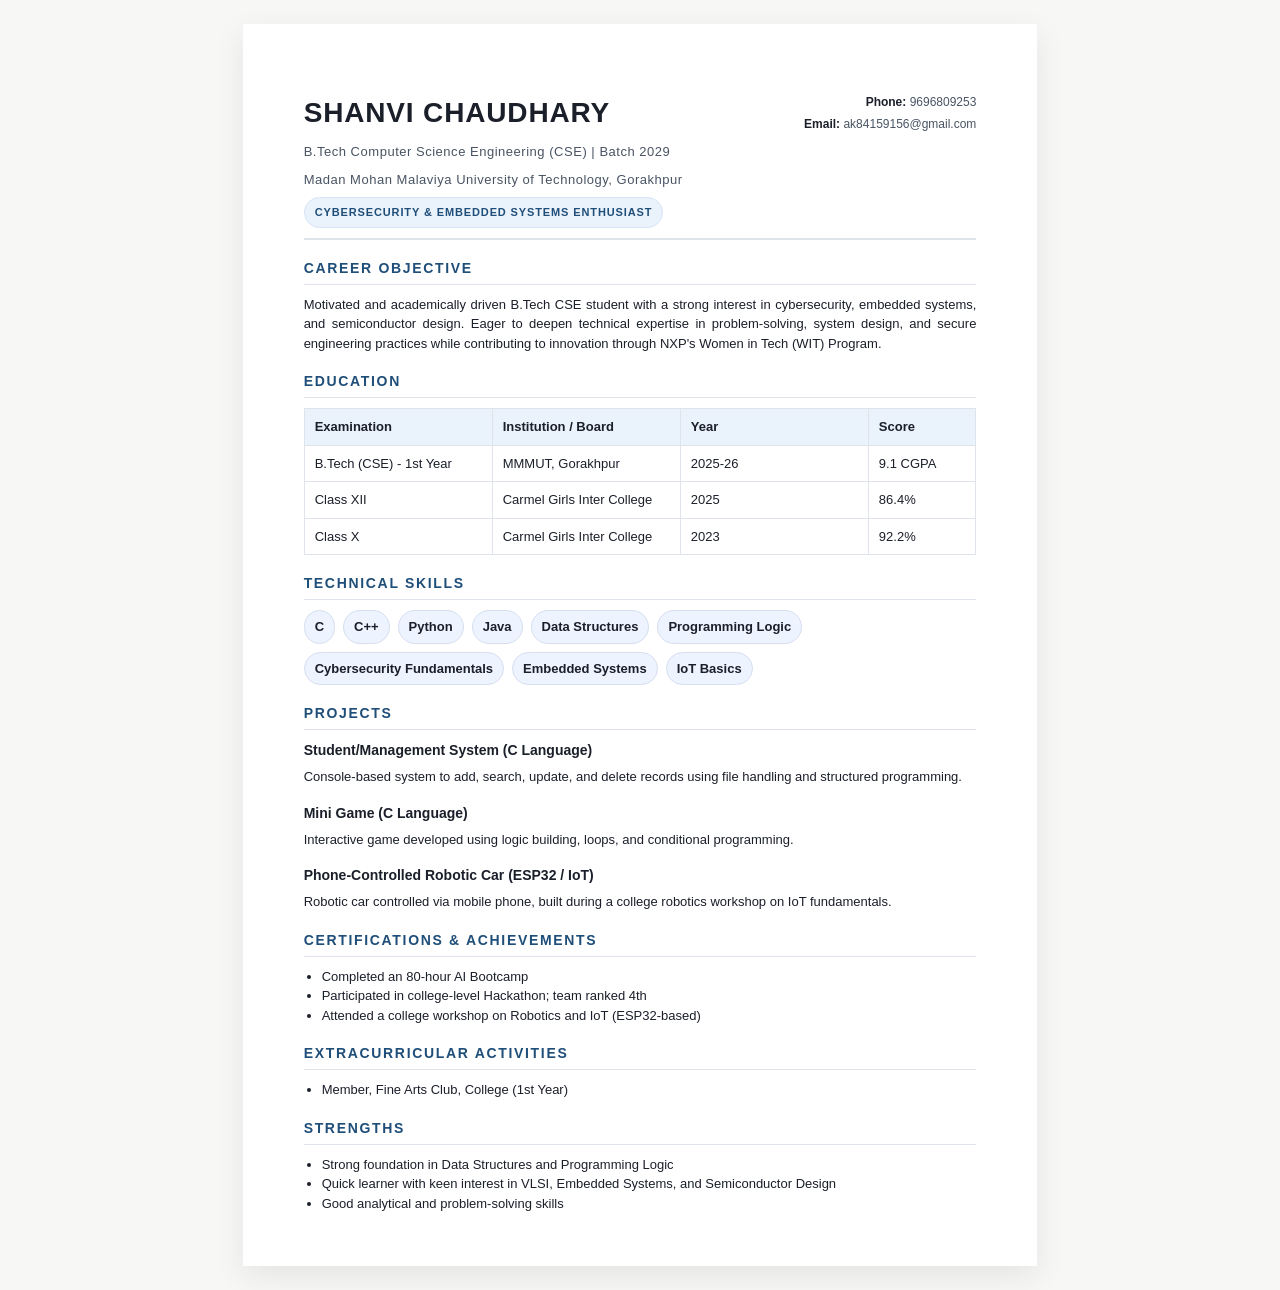
<file: shanvi_resume.html>
<!DOCTYPE html>
<html lang="en">
  <head>
    <meta charset="UTF-8" />
    <meta name="viewport" content="width=device-width, initial-scale=1.0" />
    <title>Shanvi Chaudhary | Resume</title>
    <style>
      :root {
        --bg: #f7f7f5;
        --page: #ffffff;
        --ink: #1b1f2a;
        --muted: #495463;
        --line: #dfe4ea;
        --accent: #1f4e79;
        --accent-soft: #eaf2fb;
        --tag: #edf3ff;
      }

      * { box-sizing: border-box; }

      body {
        margin: 0;
        background: var(--bg);
        font-family: "Segoe UI", Arial, sans-serif;
        color: var(--ink);
        line-height: 1.5;
      }

      .page {
        width: 210mm;
        min-height: 297mm;
        margin: 24px auto;
        background: var(--page);
        box-shadow: 0 10px 30px rgba(0, 0, 0, 0.08);
        padding: 18mm 16mm 14mm;
      }

      .header {
        display: flex;
        justify-content: space-between;
        align-items: flex-start;
        padding-bottom: 10px;
        border-bottom: 2px solid var(--line);
      }

      h1 {
        margin: 0;
        font-size: 28px;
        letter-spacing: 0.03em;
        text-transform: uppercase;
      }

      .subtitle {
        margin: 8px 0 0;
        font-size: 13px;
        color: var(--muted);
        letter-spacing: 0.04em;
      }

      .role-tag {
        display: inline-block;
        margin-top: 8px;
        padding: 6px 10px;
        border-radius: 999px;
        background: var(--accent-soft);
        border: 1px solid #d5e4f7;
        color: var(--accent);
        font-size: 11px;
        letter-spacing: 0.08em;
        text-transform: uppercase;
        font-weight: 700;
      }

      .contact {
        font-size: 12px;
        color: var(--muted);
        text-align: right;
        line-height: 1.8;
      }

      .contact strong {
        color: var(--ink);
      }

      .section {
        margin-top: 18px;
      }

      h2 {
        margin: 0 0 10px;
        font-size: 14px;
        letter-spacing: 0.12em;
        text-transform: uppercase;
        color: var(--accent);
        border-bottom: 1.5px solid var(--line);
        padding-bottom: 5px;
      }

      p, li, td, th {
        font-size: 13px;
      }

      .objective {
        margin: 0;
        color: var(--ink);
        text-align: justify;
      }

      table {
        width: 100%;
        border-collapse: collapse;
      }

      th, td {
        border: 1px solid var(--line);
        padding: 8px 10px;
        text-align: left;
        vertical-align: top;
      }

      th {
        background: var(--accent-soft);
        width: 28%;
        color: var(--ink);
      }

      .skills-list {
        display: flex;
        flex-wrap: wrap;
        gap: 8px;
        list-style: none;
        padding: 0;
        margin: 0;
      }

      .skills-list li {
        display: inline-block;
        background: var(--tag);
        border: 1px solid #d6def0;
        color: var(--ink);
        border-radius: 999px;
        padding: 6px 10px;
        font-weight: 600;
      }

      .project {
        margin-bottom: 16px;
      }

      .project h3 {
        margin: 0 0 6px;
        font-size: 14px;
        color: var(--ink);
      }

      .project p,
      .project ul {
        margin: 0;
      }

      .project ul {
        padding-left: 18px;
        color: var(--ink);
      }

      .compact {
        margin-top: 8px;
      }

      .cert-list,
      .extra-list {
        list-style: disc;
        padding-left: 18px;
        margin: 0;
      }

      @media print {
        body {
          background: #fff;
        }

        .page {
          width: 100%;
          min-height: auto;
          margin: 0;
          box-shadow: none;
          padding: 0;
        }
      }
    </style>
  </head>
  <body>
    <div class="page">
      <header class="header">
        <div>
          <h1>Shanvi Chaudhary</h1>
          <p class="subtitle">B.Tech Computer Science Engineering (CSE) | Batch 2029</p>
          <p class="subtitle">Madan Mohan Malaviya University of Technology, Gorakhpur</p>
          <span class="role-tag">Cybersecurity &amp; Embedded Systems Enthusiast</span>
        </div>

        <div class="contact">
          <div><strong>Phone:</strong> 9696809253</div>
          <div><strong>Email:</strong> ak84159156@gmail.com</div>
        </div>
      </header>

      <section class="section">
        <h2>Career Objective</h2>
        <p class="objective">
          Motivated and academically driven B.Tech CSE student with a strong interest in cybersecurity, embedded systems, and semiconductor design.
          Eager to deepen technical expertise in problem-solving, system design, and secure engineering practices while contributing to innovation through NXP's Women in Tech (WIT) Program.
        </p>
      </section>

      <section class="section">
        <h2>Education</h2>
        <table>
          <thead>
            <tr>
              <th>Examination</th>
              <th>Institution / Board</th>
              <th>Year</th>
              <th>Score</th>
            </tr>
          </thead>
          <tbody>
            <tr>
              <td>B.Tech (CSE) - 1st Year</td>
              <td>MMMUT, Gorakhpur</td>
              <td>2025-26</td>
              <td>9.1 CGPA</td>
            </tr>
            <tr>
              <td>Class XII</td>
              <td>Carmel Girls Inter College</td>
              <td>2025</td>
              <td>86.4%</td>
            </tr>
            <tr>
              <td>Class X</td>
              <td>Carmel Girls Inter College</td>
              <td>2023</td>
              <td>92.2%</td>
            </tr>
          </tbody>
        </table>
      </section>

      <section class="section">
        <h2>Technical Skills</h2>
        <ul class="skills-list">
          <li>C</li>
          <li>C++</li>
          <li>Python</li>
          <li>Java</li>
          <li>Data Structures</li>
          <li>Programming Logic</li>
          <li>Cybersecurity Fundamentals</li>
          <li>Embedded Systems</li>
          <li>IoT Basics</li>
        </ul>
      </section>

      <section class="section">
        <h2>Projects</h2>

        <div class="project">
          <h3>Student/Management System (C Language)</h3>
          <p>Console-based system to add, search, update, and delete records using file handling and structured programming.</p>
        </div>

        <div class="project">
          <h3>Mini Game (C Language)</h3>
          <p>Interactive game developed using logic building, loops, and conditional programming.</p>
        </div>

        <div class="project">
          <h3>Phone-Controlled Robotic Car (ESP32 / IoT)</h3>
          <p>Robotic car controlled via mobile phone, built during a college robotics workshop on IoT fundamentals.</p>
        </div>
      </section>

      <section class="section">
        <h2>Certifications &amp; Achievements</h2>
        <ul class="cert-list">
          <li>Completed an 80-hour AI Bootcamp</li>
          <li>Participated in college-level Hackathon; team ranked 4th</li>
          <li>Attended a college workshop on Robotics and IoT (ESP32-based)</li>
        </ul>
      </section>

      <section class="section">
        <h2>Extracurricular Activities</h2>
        <ul class="extra-list">
          <li>Member, Fine Arts Club, College (1st Year)</li>
        </ul>
      </section>

      <section class="section">
        <h2>Strengths</h2>
        <ul class="extra-list">
          <li>Strong foundation in Data Structures and Programming Logic</li>
          <li>Quick learner with keen interest in VLSI, Embedded Systems, and Semiconductor Design</li>
          <li>Good analytical and problem-solving skills</li>
        </ul>
      </section>
    </div>
  </body>
</html>
</file>
